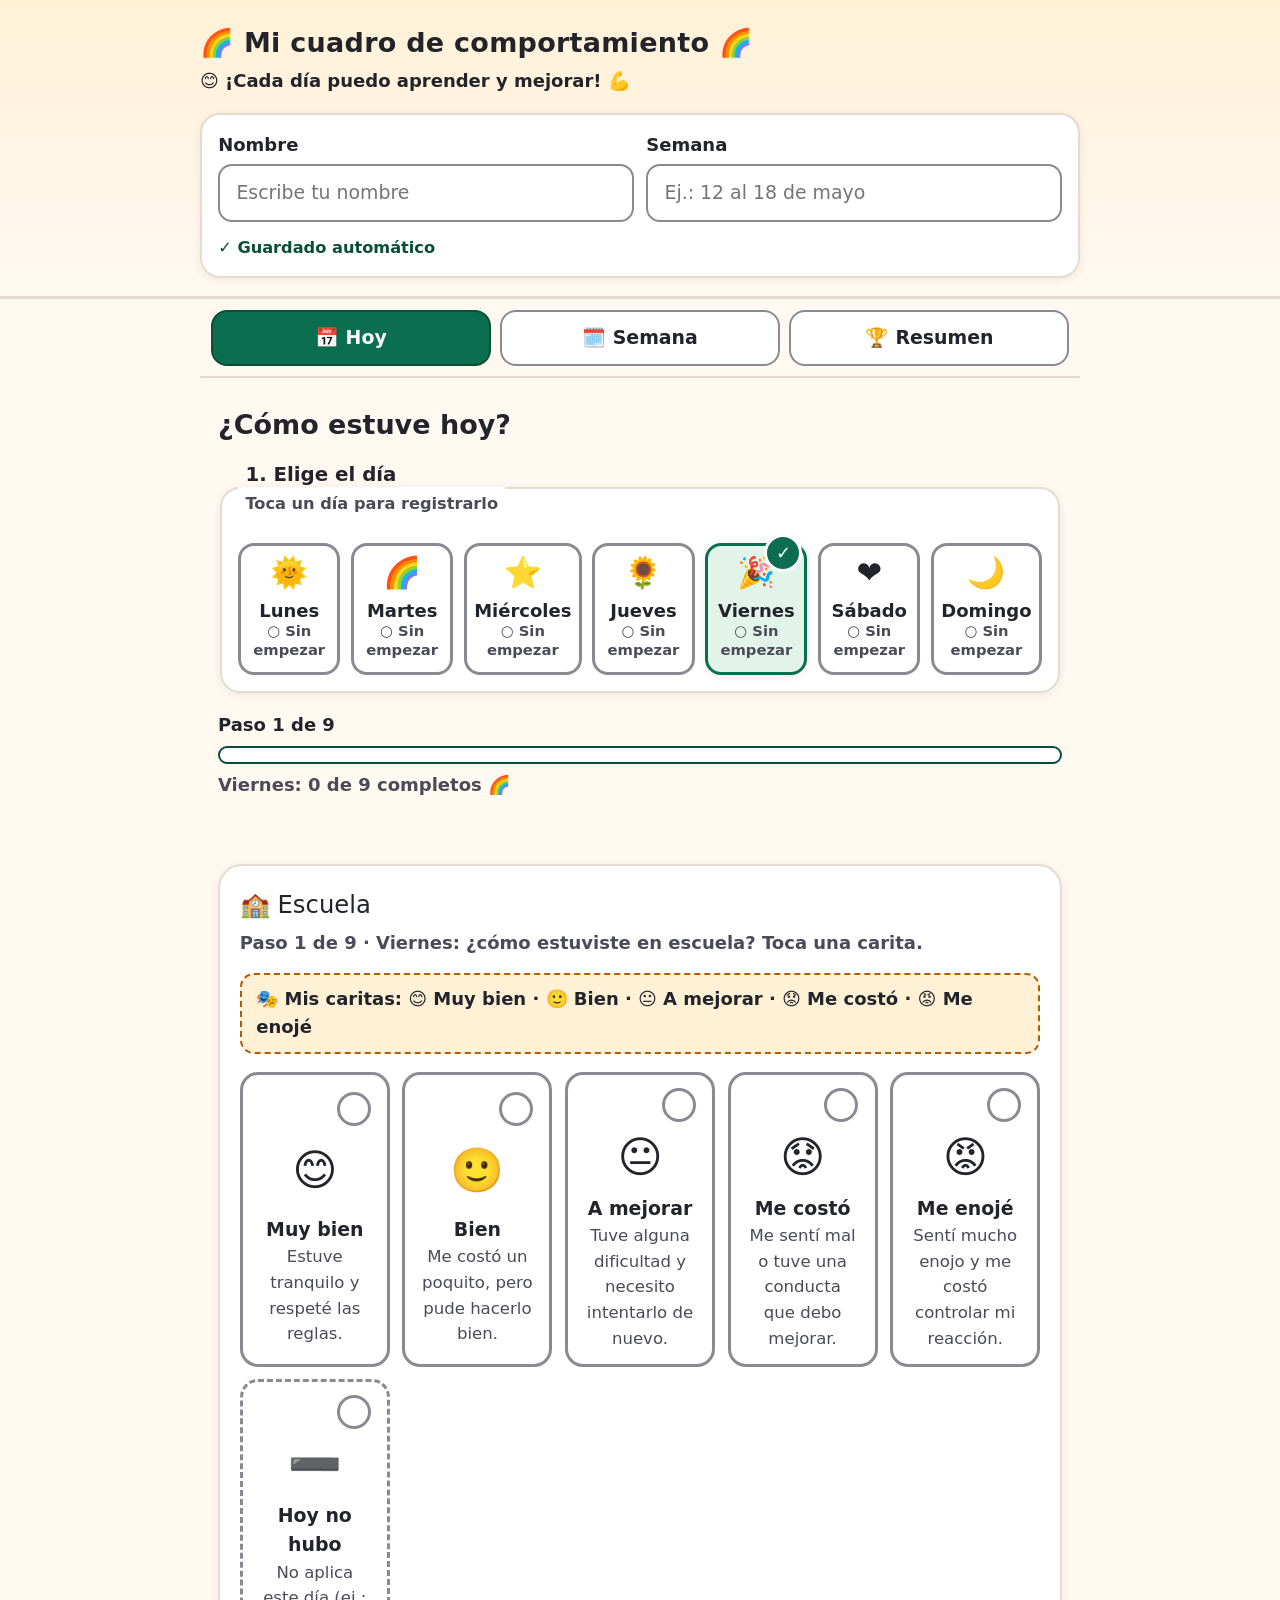
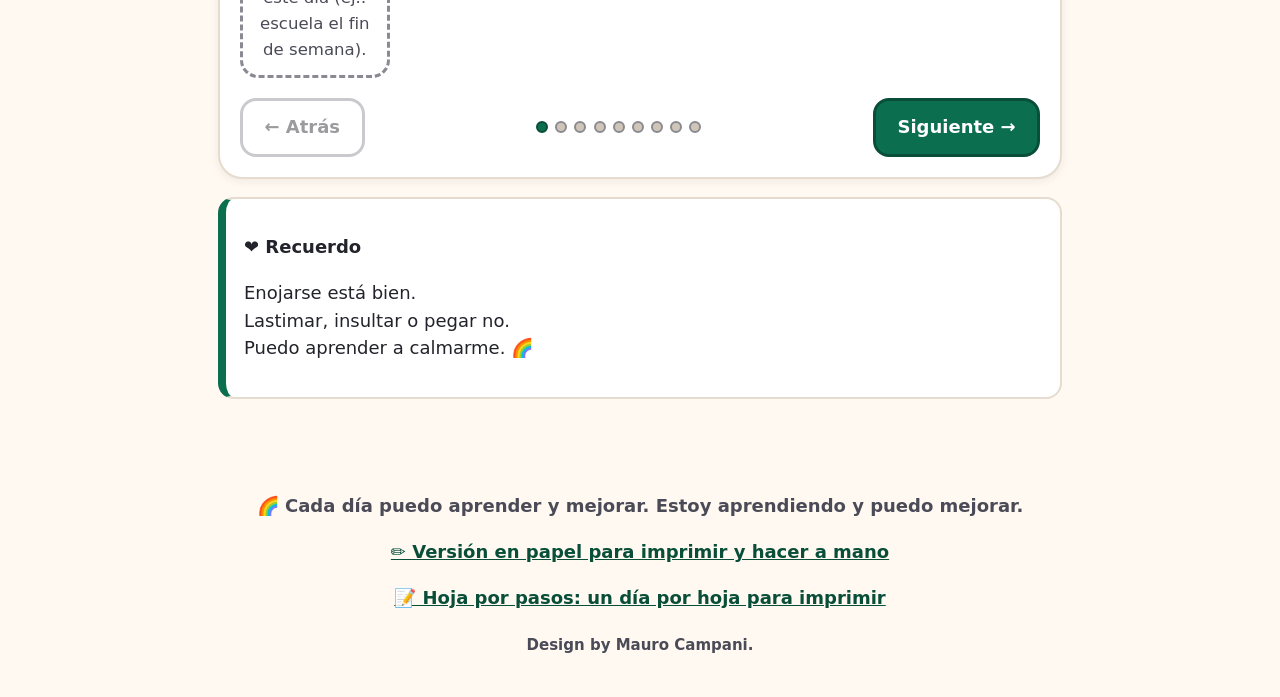
<file: index.html>
<!DOCTYPE html>
<html lang="es">
<head>
  <meta charset="UTF-8">
  <meta name="viewport" content="width=device-width, initial-scale=1.0, viewport-fit=cover">
  <meta name="description" content="Mi cuadro de comportamiento semanal: una herramienta amigable para aprender y mejorar cada día.">
  <meta name="theme-color" content="#0B6E4F">
  <meta name="mobile-web-app-capable" content="yes">
  <meta name="apple-mobile-web-app-capable" content="yes">
  <meta name="apple-mobile-web-app-status-bar-style" content="default">
  <meta name="apple-mobile-web-app-title" content="Mi semana">
  <link rel="manifest" href="manifest.json">
  <link rel="icon" type="image/svg+xml" href="icons/icon.svg">
  <link rel="apple-touch-icon" href="icons/icon-192.png">
  <title>🌈 Mi cuadro de comportamiento</title>
  <link rel="stylesheet" href="styles.css">
</head>
<body>
  <a class="skip-link" href="#contenido">Saltar al contenido</a>

  <header class="app-header">
    <div class="header-inner">
      <p class="brand">🌈 Mi cuadro de comportamiento 🌈</p>
      <p class="tagline">😊 ¡Cada día puedo aprender y mejorar! 💪</p>
      <form class="datos" id="form-datos" aria-label="Datos de la semana" autocomplete="off">
        <div class="campo">
          <label for="input-nombre">Nombre</label>
          <input type="text" id="input-nombre" name="nombre" placeholder="Escribe tu nombre" maxlength="60" autocomplete="off">
        </div>
        <div class="campo">
          <label for="input-semana">Semana</label>
          <input type="text" id="input-semana" name="semana" placeholder="Ej.: 12 al 18 de mayo" maxlength="60" autocomplete="off">
        </div>
        <p class="guardado" id="guardado" role="status" aria-live="polite">✓ Guardado automático</p>
      </form>
    </div>
  </header>

  <nav class="tabs" aria-label="Secciones de la aplicación">
    <button type="button" class="tab is-active" id="tab-hoy" data-vista="hoy" aria-current="page">
      <span aria-hidden="true">📅</span> Hoy
    </button>
    <button type="button" class="tab" id="tab-semana" data-vista="semana">
      <span aria-hidden="true">🗓️</span> Semana
    </button>
    <button type="button" class="tab" id="tab-resumen" data-vista="resumen">
      <span aria-hidden="true">🏆</span> Resumen
    </button>
  </nav>

  <main id="contenido" class="contenido" tabindex="-1">

    <!-- ============ VISTA: HOY (flujo guiado) ============ -->
    <section id="view-hoy" aria-labelledby="titulo-hoy">
      <h2 id="titulo-hoy">¿Cómo estuve hoy?</h2>

      <fieldset class="dia-selector">
        <legend>1. Elige el día <span class="hint">Toca un día para registrarlo</span></legend>
        <div class="dias" id="dias" role="radiogroup" aria-label="Día de la semana"></div>
      </fieldset>

      <div class="progreso" aria-hidden="false">
        <p class="progreso-texto" id="progreso-texto">Paso 1 de 9</p>
        <div class="progreso-barra" role="progressbar" id="progreso-barra"
             aria-label="Progreso del día" aria-valuemin="0" aria-valuemax="100" aria-valuenow="0">
          <div class="progreso-relleno" id="progreso-relleno"></div>
        </div>
        <p class="progreso-dia" id="progreso-dia"></p>
      </div>

      <p class="sr-status" id="anuncio" role="status" aria-live="polite"></p>

      <article class="tarjeta paso" id="paso-tarjeta" aria-live="off">
        <div id="paso-contenido"></div>
        <div class="paso-nav">
          <button type="button" class="btn btn-sec" id="btn-atras">← Atrás</button>
          <div class="puntos" id="puntos" aria-hidden="true"></div>
          <button type="button" class="btn btn-prim" id="btn-siguiente">Siguiente →</button>
        </div>
      </article>

      <aside class="recuerdo" aria-label="Recuerdo importante">
        <p><strong>❤️ Recuerdo</strong></p>
        <p>Enojarse está bien.<br>Lastimar, insultar o pegar no.<br>Puedo aprender a calmarme. 🌈</p>
      </aside>
    </section>

    <!-- ============ VISTA: SEMANA ============ -->
    <section id="view-semana" aria-labelledby="titulo-semana" hidden>
      <h2 id="titulo-semana">Mi semana</h2>
      <p class="intro">Toca un día para completarlo o cambiarlo. 🌈</p>
      <div class="semana-grid" id="semana-grid"></div>
    </section>

    <!-- ============ VISTA: RESUMEN ============ -->
    <section id="view-resumen" aria-labelledby="titulo-resumen" hidden>
      <h2 id="titulo-resumen">Resumen semanal</h2>
      <p class="intro" id="resumen-sub">Aquí se ve toda tu semana. Puedes mostrársela a un adulto. 😊</p>
      <div class="resumen-acciones">
        <button type="button" class="btn btn-prim" id="btn-imprimir">🖨️ Imprimir resumen</button>
        <button type="button" class="btn btn-sec" id="btn-nueva">✨ Nueva semana</button>
      </div>
      <div id="resumen-contenido"></div>
    </section>

  </main>

  <footer class="app-footer">
    <p>🌈 Cada día puedo aprender y mejorar. Estoy aprendiendo y puedo mejorar.</p>
    <p><a href="plantilla.html">✏️ Versión en papel para imprimir y hacer a mano</a></p>
    <p><a href="hoja-semana.html">📝 Hoja por pasos: un día por hoja para imprimir</a></p>
    <p><small> Design by Mauro Campani. </small></p>
  </footer>

  <dialog class="dialogo" id="dialogo-nueva" aria-labelledby="dialogo-titulo">
    <h2 id="dialogo-titulo">¿Empezar una nueva semana?</h2>
    <p>Se borrarán las caritas, estrategias y logros de esta semana. Tu nombre se conserva.</p>
    <p><strong>Esta acción no se puede deshacer.</strong></p>
    <div class="dialogo-botones">
      <button type="button" class="btn btn-sec" id="btn-cancelar" value="cancel">Volver</button>
      <button type="button" class="btn btn-peligro" id="btn-confirmar-nueva">Sí, empezar de nuevo</button>
    </div>
  </dialog>

  <script src="app.js" defer></script>
</body>
</html>
</file>
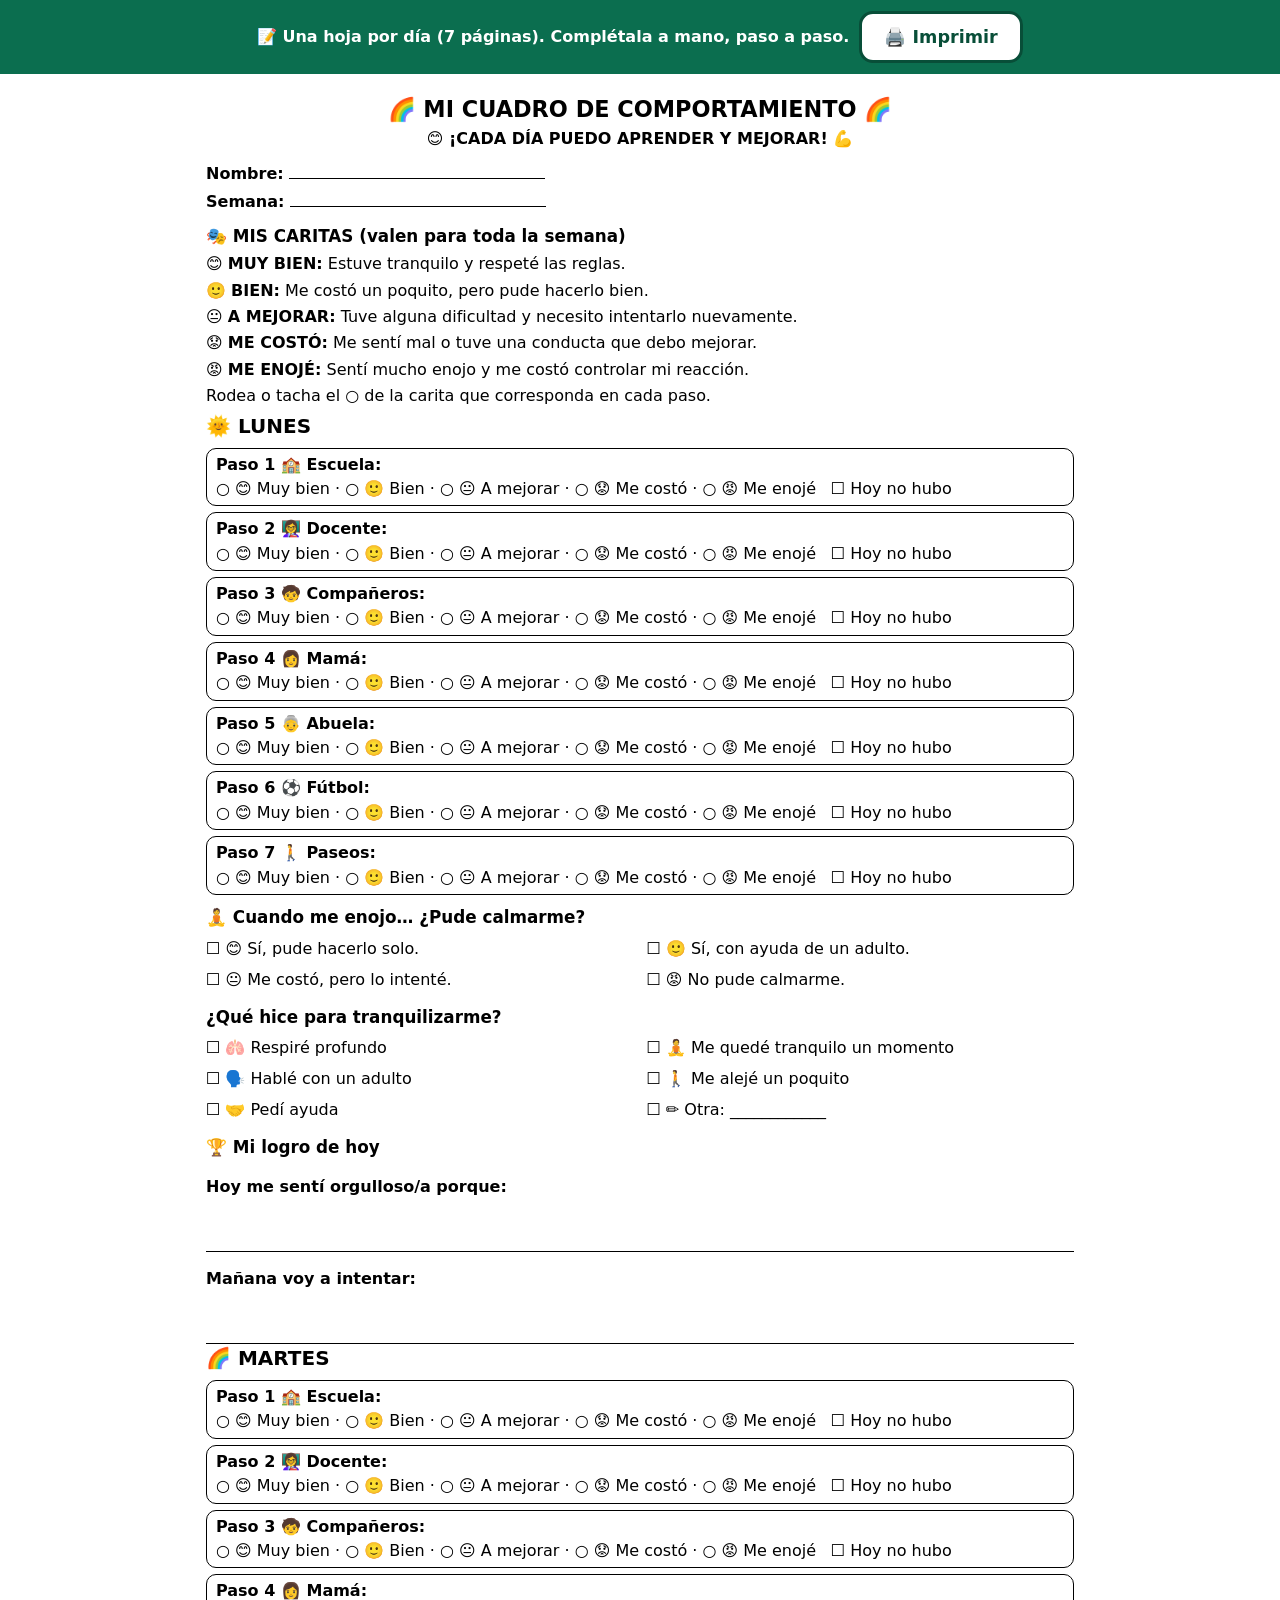
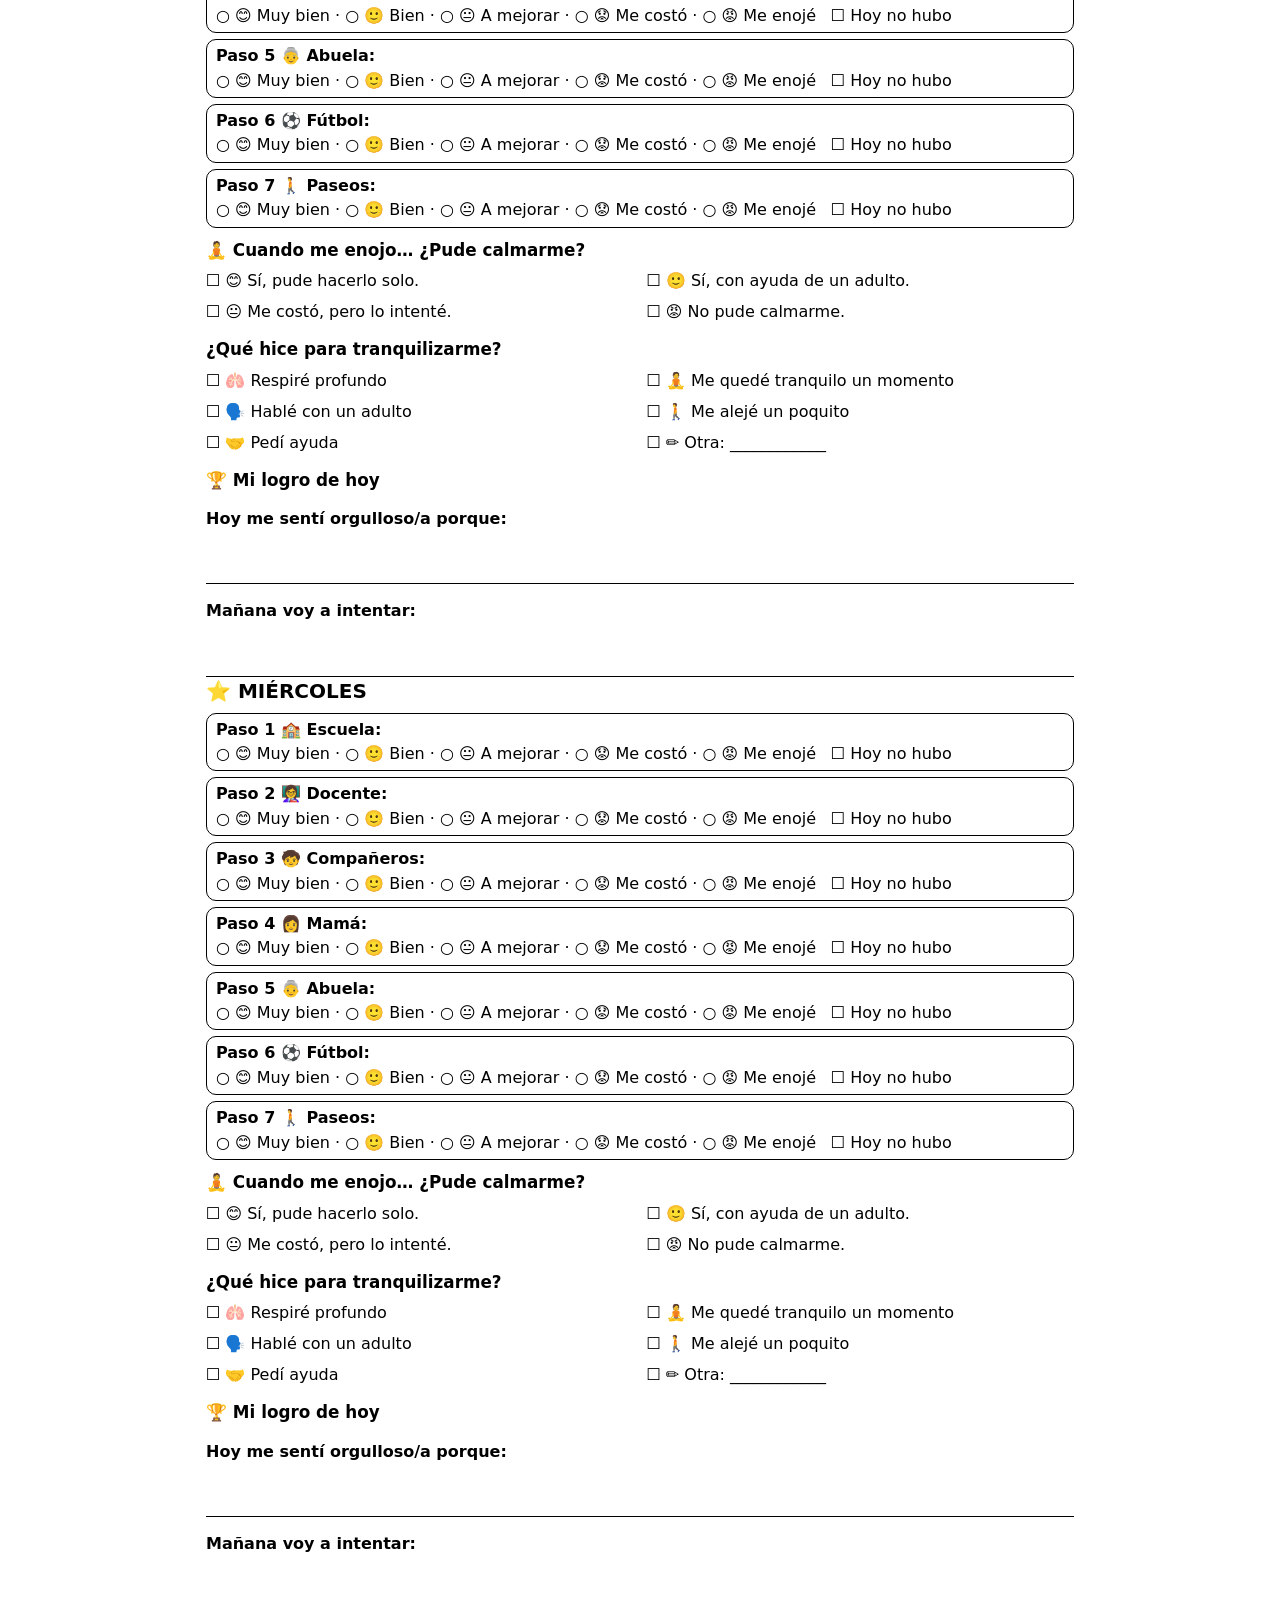
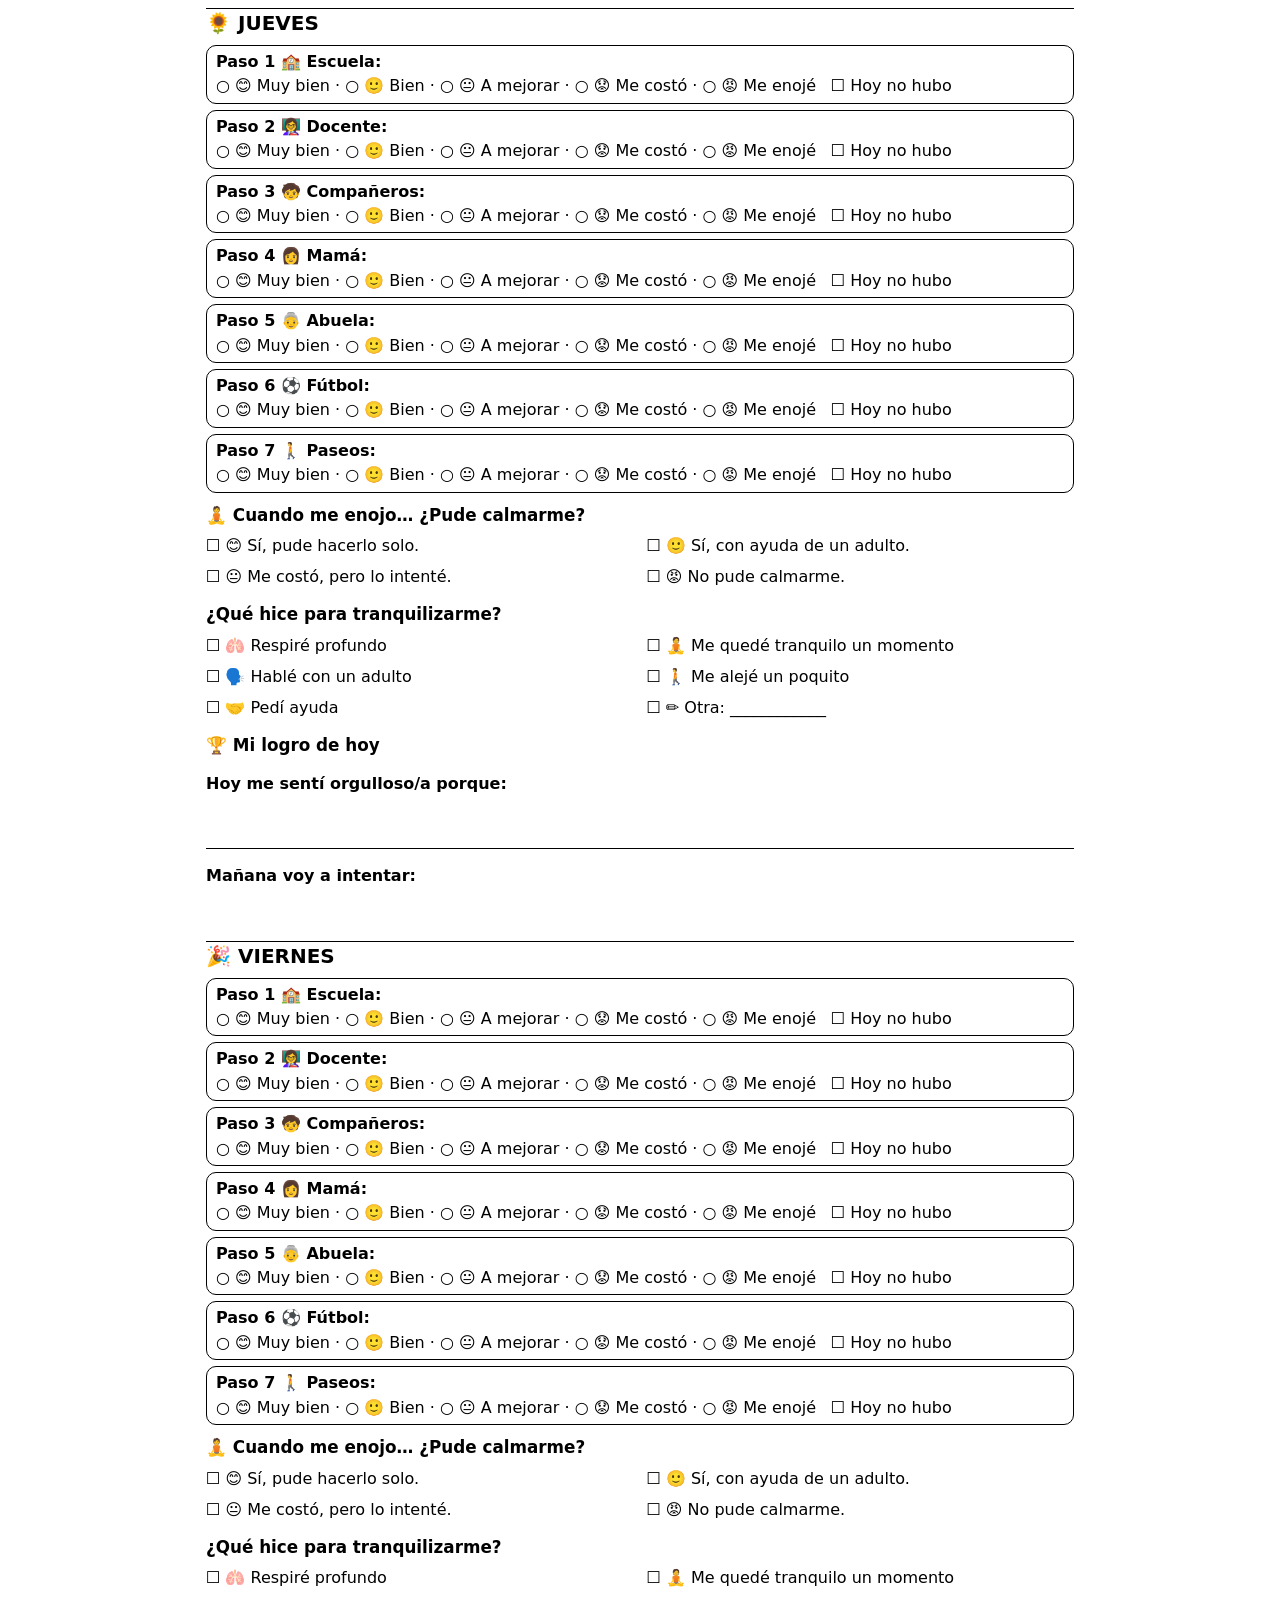
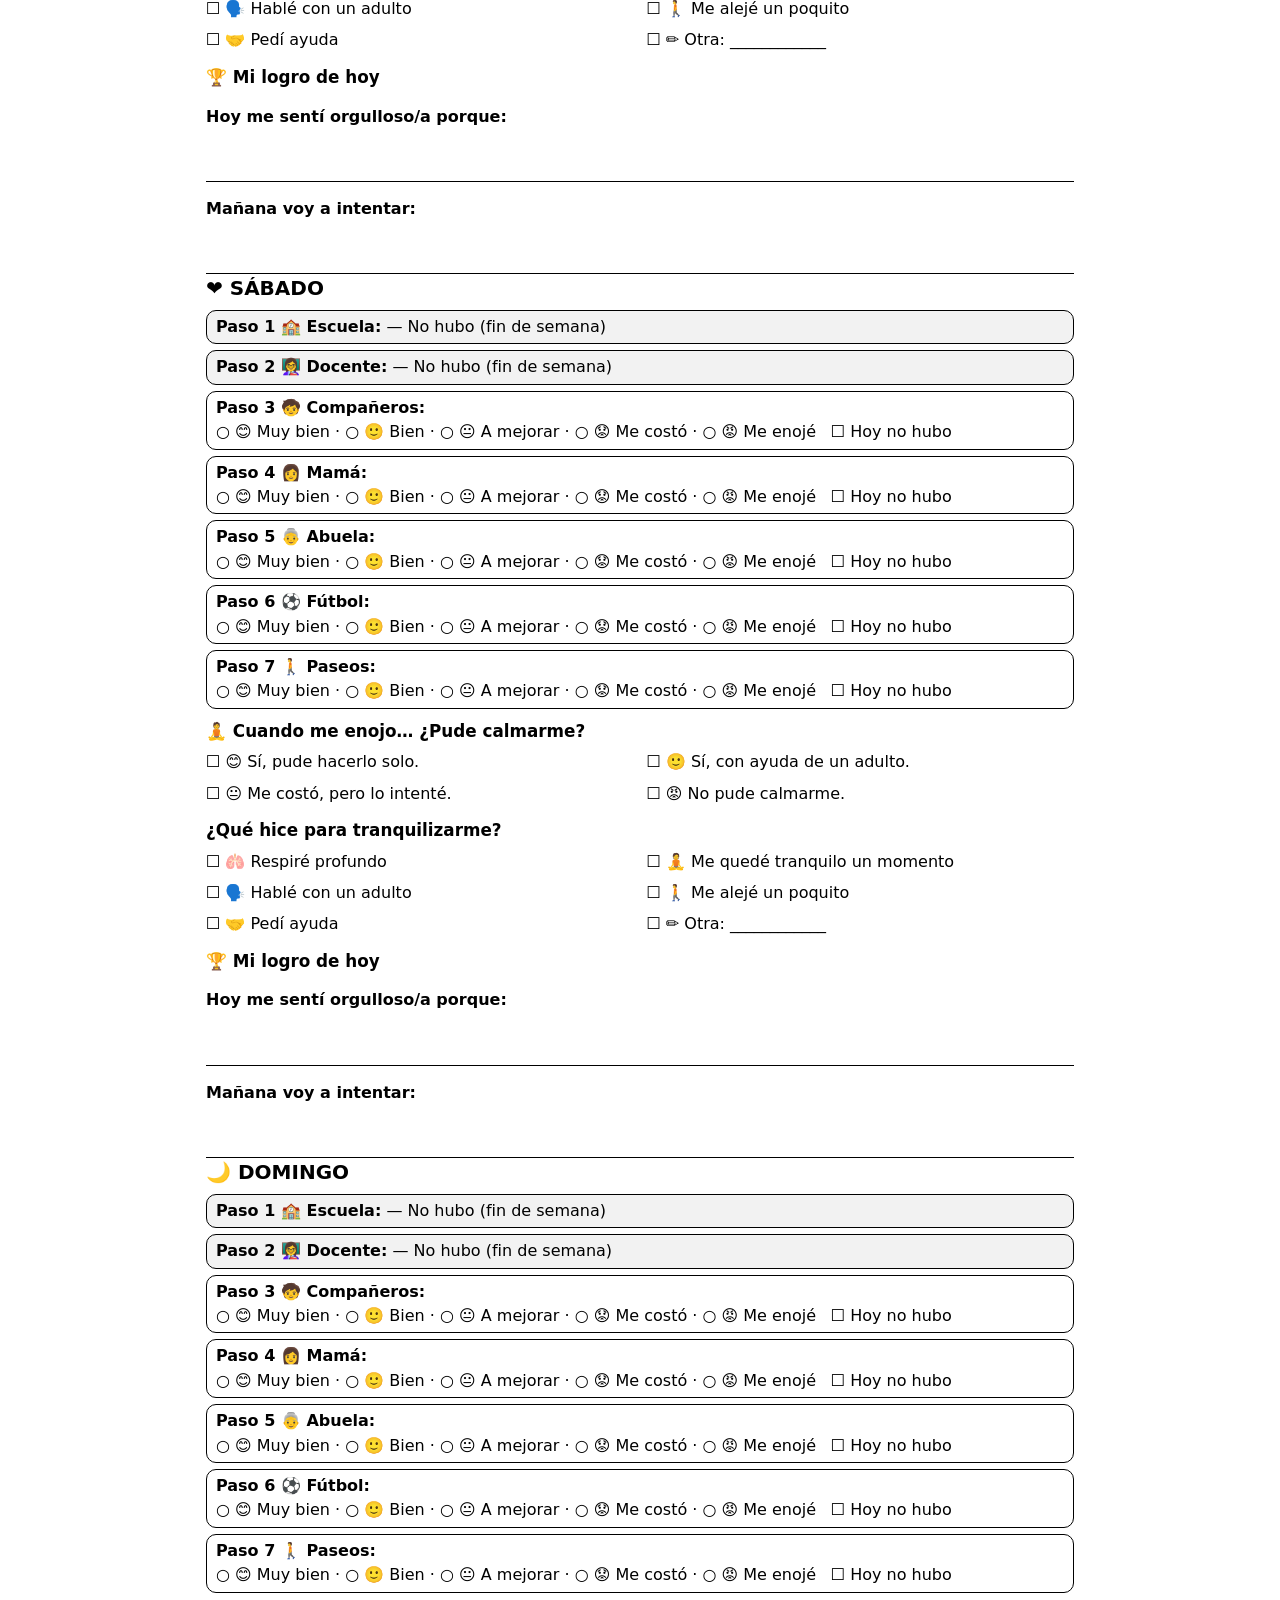
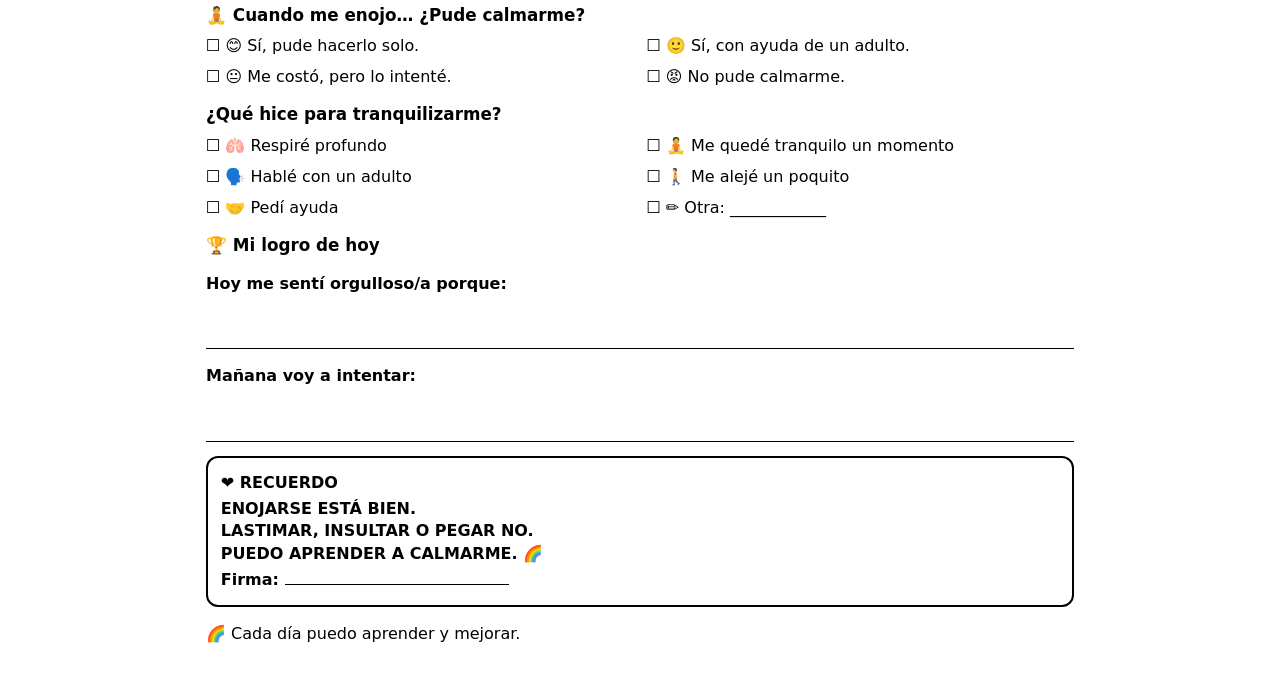
<file: hoja-semana.html>
<!DOCTYPE html>
<html lang="es">
<head>
  <meta charset="UTF-8">
  <meta name="viewport" content="width=device-width, initial-scale=1.0">
  <meta name="description" content="Hoja semanal por pasos para completar a mano: un día por hoja, como en la app.">
  <title>📝 Mi semana por pasos — para hacer a mano</title>
  <style>
    * { box-sizing: border-box; }
    html { -webkit-text-size-adjust: 100%; }
    body {
      margin: 0; color: #000; background: #fff;
      font-family: "Segoe UI", system-ui, -apple-system, Roboto, Arial, sans-serif;
      line-height: 1.4;
    }
    .hoja { max-width: 900px; margin: 0 auto; padding: 16px; }
    h1 { font-size: 1.4rem; margin: 0.2rem 0; text-align: center; }
    .lema { text-align: center; font-weight: 800; margin: 0 0 0.8rem; }
    h2.dia { font-size: 1.25rem; margin: 0 0 0.5rem; }
    h3 { font-size: 1.05rem; margin: 0.7rem 0 0.3rem; }
    .datos p { margin: 0.35rem 0; font-weight: 700; }
    .relleno {
      display: inline-block; min-width: 16rem;
      border-bottom: 1.5px solid #000; font-weight: 400; padding: 0 0.3rem;
    }
    .leyenda p { margin: 0.25rem 0; }
    /* Pasos apilados */
    ol.pasos { list-style: none; margin: 0; padding: 0; }
    li.paso {
      border: 1.5px solid #000; border-radius: 10px;
      padding: 5px 9px; margin: 0 0 6px;
    }
    li.paso .marcas { display: block; margin-top: 2px; }
    li.paso .nohubo { display: inline-block; margin-left: 0.6rem; white-space: nowrap; }
    li.no-aplica { background: #f2f2f2; }
    /* Mini secciones */
    .cols2 { display: grid; grid-template-columns: 1fr 1fr; gap: 0.15rem 0.8rem; }
    .cols2 span { display: block; margin: 0.2rem 0; }
    .linea { border-bottom: 1.5px solid #000; height: 10mm; }
    .recuerdo { border: 2px solid #000; border-radius: 12px; padding: 0.6rem 0.8rem; margin-top: 0.9rem; }
    .recuerdo p { margin: 0.25rem 0; font-weight: 800; }
    .firma { margin-top: 0.7rem; font-weight: 700; }
    .firma .relleno { min-width: 14rem; }
    .dia-hoja { break-inside: avoid; }
    .salto { break-before: page; }
    /* Barra solo en pantalla */
    .barra {
      position: sticky; top: 0; z-index: 10;
      background: #0B6E4F; color: #fff;
      padding: 0.7rem 1rem;
      display: flex; flex-wrap: wrap; gap: 0.6rem; align-items: center; justify-content: center;
    }
    .barra p { margin: 0; font-weight: 700; }
    .btn-imprimir {
      font: inherit; font-weight: 800; font-size: 1.1rem;
      min-height: 52px; padding: 0.6rem 1.4rem;
      border-radius: 14px; border: 3px solid #084E38;
      background: #fff; color: #084E38; cursor: pointer;
    }
    @page { size: A4; margin: 11mm; }
    @media print {
      .solo-pantalla { display: none !important; }
      body { font-size: 10.5pt; }
      .hoja { max-width: none; padding: 0; }
      h1 { font-size: 16pt; }
      h2.dia { font-size: 14pt; }
      li.no-aplica { background: #f2f2f2 !important; -webkit-print-color-adjust: exact; print-color-adjust: exact; }
    }
  </style>
</head>
<body>
  <div class="barra solo-pantalla" role="region" aria-label="Acciones">
    <p>📝 Una hoja por día (7 páginas). Complétala a mano, paso a paso.</p>
    <button type="button" class="btn-imprimir" onclick="window.print()">🖨️ Imprimir</button>
  </div>

  <main class="hoja">
    <!-- ===== Portada ===== -->
    <h1>🌈 MI CUADRO DE COMPORTAMIENTO 🌈</h1>
    <p class="lema">😊 ¡CADA DÍA PUEDO APRENDER Y MEJORAR! 💪</p>
    <div class="datos">
      <p>Nombre: <span class="relleno" id="t-nombre"></span></p>
      <p>Semana: <span class="relleno" id="t-semana"></span></p>
    </div>
    <section class="leyenda" aria-label="Significado de las caritas">
      <h3>🎭 MIS CARITAS (valen para toda la semana)</h3>
      <p>😊 <strong>MUY BIEN:</strong> Estuve tranquilo y respeté las reglas.</p>
      <p>🙂 <strong>BIEN:</strong> Me costó un poquito, pero pude hacerlo bien.</p>
      <p>😐 <strong>A MEJORAR:</strong> Tuve alguna dificultad y necesito intentarlo nuevamente.</p>
      <p>😟 <strong>ME COSTÓ:</strong> Me sentí mal o tuve una conducta que debo mejorar.</p>
      <p>😡 <strong>ME ENOJÉ:</strong> Sentí mucho enojo y me costó controlar mi reacción.</p>
      <p>Rodea o tacha el ○ de la carita que corresponda en cada paso.</p>
    </section>

    <!-- ===== LUNES ===== -->
    <section class="dia-hoja salto" aria-label="Hoja del lunes">
      <h2 class="dia">🌞 LUNES</h2>
      <ol class="pasos">
        <li class="paso"><strong>Paso 1 🏫 Escuela:</strong><span class="marcas">○ 😊 Muy bien · ○ 🙂 Bien · ○ 😐 A mejorar · ○ 😟 Me costó · ○ 😡 Me enojé <span class="nohubo">☐ Hoy no hubo</span></span></li>
        <li class="paso"><strong>Paso 2 👩‍🏫 Docente:</strong><span class="marcas">○ 😊 Muy bien · ○ 🙂 Bien · ○ 😐 A mejorar · ○ 😟 Me costó · ○ 😡 Me enojé <span class="nohubo">☐ Hoy no hubo</span></span></li>
        <li class="paso"><strong>Paso 3 🧒 Compañeros:</strong><span class="marcas">○ 😊 Muy bien · ○ 🙂 Bien · ○ 😐 A mejorar · ○ 😟 Me costó · ○ 😡 Me enojé <span class="nohubo">☐ Hoy no hubo</span></span></li>
        <li class="paso"><strong>Paso 4 👩 Mamá:</strong><span class="marcas">○ 😊 Muy bien · ○ 🙂 Bien · ○ 😐 A mejorar · ○ 😟 Me costó · ○ 😡 Me enojé <span class="nohubo">☐ Hoy no hubo</span></span></li>
        <li class="paso"><strong>Paso 5 👵 Abuela:</strong><span class="marcas">○ 😊 Muy bien · ○ 🙂 Bien · ○ 😐 A mejorar · ○ 😟 Me costó · ○ 😡 Me enojé <span class="nohubo">☐ Hoy no hubo</span></span></li>
        <li class="paso"><strong>Paso 6 ⚽ Fútbol:</strong><span class="marcas">○ 😊 Muy bien · ○ 🙂 Bien · ○ 😐 A mejorar · ○ 😟 Me costó · ○ 😡 Me enojé <span class="nohubo">☐ Hoy no hubo</span></span></li>
        <li class="paso"><strong>Paso 7 🚶 Paseos:</strong><span class="marcas">○ 😊 Muy bien · ○ 🙂 Bien · ○ 😐 A mejorar · ○ 😟 Me costó · ○ 😡 Me enojé <span class="nohubo">☐ Hoy no hubo</span></span></li>
      </ol>
      <h3>🧘 Cuando me enojo… ¿Pude calmarme?</h3>
      <div class="cols2">
        <span>☐ 😊 Sí, pude hacerlo solo.</span>
        <span>☐ 🙂 Sí, con ayuda de un adulto.</span>
        <span>☐ 😐 Me costó, pero lo intenté.</span>
        <span>☐ 😡 No pude calmarme.</span>
      </div>
      <h3>¿Qué hice para tranquilizarme?</h3>
      <div class="cols2">
        <span>☐ 🫁 Respiré profundo</span>
        <span>☐ 🧘 Me quedé tranquilo un momento</span>
        <span>☐ 🗣️ Hablé con un adulto</span>
        <span>☐ 🚶 Me alejé un poquito</span>
        <span>☐ 🤝 Pedí ayuda</span>
        <span>☐ ✏️ Otra: ____________</span>
      </div>
      <h3>🏆 Mi logro de hoy</h3>
      <p><strong>Hoy me sentí orgulloso/a porque:</strong></p><div class="linea"></div>
      <p><strong>Mañana voy a intentar:</strong></p><div class="linea"></div>
    </section>

    <!-- ===== MARTES ===== -->
    <section class="dia-hoja salto" aria-label="Hoja del martes">
      <h2 class="dia">🌈 MARTES</h2>
      <ol class="pasos">
        <li class="paso"><strong>Paso 1 🏫 Escuela:</strong><span class="marcas">○ 😊 Muy bien · ○ 🙂 Bien · ○ 😐 A mejorar · ○ 😟 Me costó · ○ 😡 Me enojé <span class="nohubo">☐ Hoy no hubo</span></span></li>
        <li class="paso"><strong>Paso 2 👩‍🏫 Docente:</strong><span class="marcas">○ 😊 Muy bien · ○ 🙂 Bien · ○ 😐 A mejorar · ○ 😟 Me costó · ○ 😡 Me enojé <span class="nohubo">☐ Hoy no hubo</span></span></li>
        <li class="paso"><strong>Paso 3 🧒 Compañeros:</strong><span class="marcas">○ 😊 Muy bien · ○ 🙂 Bien · ○ 😐 A mejorar · ○ 😟 Me costó · ○ 😡 Me enojé <span class="nohubo">☐ Hoy no hubo</span></span></li>
        <li class="paso"><strong>Paso 4 👩 Mamá:</strong><span class="marcas">○ 😊 Muy bien · ○ 🙂 Bien · ○ 😐 A mejorar · ○ 😟 Me costó · ○ 😡 Me enojé <span class="nohubo">☐ Hoy no hubo</span></span></li>
        <li class="paso"><strong>Paso 5 👵 Abuela:</strong><span class="marcas">○ 😊 Muy bien · ○ 🙂 Bien · ○ 😐 A mejorar · ○ 😟 Me costó · ○ 😡 Me enojé <span class="nohubo">☐ Hoy no hubo</span></span></li>
        <li class="paso"><strong>Paso 6 ⚽ Fútbol:</strong><span class="marcas">○ 😊 Muy bien · ○ 🙂 Bien · ○ 😐 A mejorar · ○ 😟 Me costó · ○ 😡 Me enojé <span class="nohubo">☐ Hoy no hubo</span></span></li>
        <li class="paso"><strong>Paso 7 🚶 Paseos:</strong><span class="marcas">○ 😊 Muy bien · ○ 🙂 Bien · ○ 😐 A mejorar · ○ 😟 Me costó · ○ 😡 Me enojé <span class="nohubo">☐ Hoy no hubo</span></span></li>
      </ol>
      <h3>🧘 Cuando me enojo… ¿Pude calmarme?</h3>
      <div class="cols2">
        <span>☐ 😊 Sí, pude hacerlo solo.</span>
        <span>☐ 🙂 Sí, con ayuda de un adulto.</span>
        <span>☐ 😐 Me costó, pero lo intenté.</span>
        <span>☐ 😡 No pude calmarme.</span>
      </div>
      <h3>¿Qué hice para tranquilizarme?</h3>
      <div class="cols2">
        <span>☐ 🫁 Respiré profundo</span>
        <span>☐ 🧘 Me quedé tranquilo un momento</span>
        <span>☐ 🗣️ Hablé con un adulto</span>
        <span>☐ 🚶 Me alejé un poquito</span>
        <span>☐ 🤝 Pedí ayuda</span>
        <span>☐ ✏️ Otra: ____________</span>
      </div>
      <h3>🏆 Mi logro de hoy</h3>
      <p><strong>Hoy me sentí orgulloso/a porque:</strong></p><div class="linea"></div>
      <p><strong>Mañana voy a intentar:</strong></p><div class="linea"></div>
    </section>

    <!-- ===== MIÉRCOLES ===== -->
    <section class="dia-hoja salto" aria-label="Hoja del miércoles">
      <h2 class="dia">⭐ MIÉRCOLES</h2>
      <ol class="pasos">
        <li class="paso"><strong>Paso 1 🏫 Escuela:</strong><span class="marcas">○ 😊 Muy bien · ○ 🙂 Bien · ○ 😐 A mejorar · ○ 😟 Me costó · ○ 😡 Me enojé <span class="nohubo">☐ Hoy no hubo</span></span></li>
        <li class="paso"><strong>Paso 2 👩‍🏫 Docente:</strong><span class="marcas">○ 😊 Muy bien · ○ 🙂 Bien · ○ 😐 A mejorar · ○ 😟 Me costó · ○ 😡 Me enojé <span class="nohubo">☐ Hoy no hubo</span></span></li>
        <li class="paso"><strong>Paso 3 🧒 Compañeros:</strong><span class="marcas">○ 😊 Muy bien · ○ 🙂 Bien · ○ 😐 A mejorar · ○ 😟 Me costó · ○ 😡 Me enojé <span class="nohubo">☐ Hoy no hubo</span></span></li>
        <li class="paso"><strong>Paso 4 👩 Mamá:</strong><span class="marcas">○ 😊 Muy bien · ○ 🙂 Bien · ○ 😐 A mejorar · ○ 😟 Me costó · ○ 😡 Me enojé <span class="nohubo">☐ Hoy no hubo</span></span></li>
        <li class="paso"><strong>Paso 5 👵 Abuela:</strong><span class="marcas">○ 😊 Muy bien · ○ 🙂 Bien · ○ 😐 A mejorar · ○ 😟 Me costó · ○ 😡 Me enojé <span class="nohubo">☐ Hoy no hubo</span></span></li>
        <li class="paso"><strong>Paso 6 ⚽ Fútbol:</strong><span class="marcas">○ 😊 Muy bien · ○ 🙂 Bien · ○ 😐 A mejorar · ○ 😟 Me costó · ○ 😡 Me enojé <span class="nohubo">☐ Hoy no hubo</span></span></li>
        <li class="paso"><strong>Paso 7 🚶 Paseos:</strong><span class="marcas">○ 😊 Muy bien · ○ 🙂 Bien · ○ 😐 A mejorar · ○ 😟 Me costó · ○ 😡 Me enojé <span class="nohubo">☐ Hoy no hubo</span></span></li>
      </ol>
      <h3>🧘 Cuando me enojo… ¿Pude calmarme?</h3>
      <div class="cols2">
        <span>☐ 😊 Sí, pude hacerlo solo.</span>
        <span>☐ 🙂 Sí, con ayuda de un adulto.</span>
        <span>☐ 😐 Me costó, pero lo intenté.</span>
        <span>☐ 😡 No pude calmarme.</span>
      </div>
      <h3>¿Qué hice para tranquilizarme?</h3>
      <div class="cols2">
        <span>☐ 🫁 Respiré profundo</span>
        <span>☐ 🧘 Me quedé tranquilo un momento</span>
        <span>☐ 🗣️ Hablé con un adulto</span>
        <span>☐ 🚶 Me alejé un poquito</span>
        <span>☐ 🤝 Pedí ayuda</span>
        <span>☐ ✏️ Otra: ____________</span>
      </div>
      <h3>🏆 Mi logro de hoy</h3>
      <p><strong>Hoy me sentí orgulloso/a porque:</strong></p><div class="linea"></div>
      <p><strong>Mañana voy a intentar:</strong></p><div class="linea"></div>
    </section>

    <!-- ===== JUEVES ===== -->
    <section class="dia-hoja salto" aria-label="Hoja del jueves">
      <h2 class="dia">🌻 JUEVES</h2>
      <ol class="pasos">
        <li class="paso"><strong>Paso 1 🏫 Escuela:</strong><span class="marcas">○ 😊 Muy bien · ○ 🙂 Bien · ○ 😐 A mejorar · ○ 😟 Me costó · ○ 😡 Me enojé <span class="nohubo">☐ Hoy no hubo</span></span></li>
        <li class="paso"><strong>Paso 2 👩‍🏫 Docente:</strong><span class="marcas">○ 😊 Muy bien · ○ 🙂 Bien · ○ 😐 A mejorar · ○ 😟 Me costó · ○ 😡 Me enojé <span class="nohubo">☐ Hoy no hubo</span></span></li>
        <li class="paso"><strong>Paso 3 🧒 Compañeros:</strong><span class="marcas">○ 😊 Muy bien · ○ 🙂 Bien · ○ 😐 A mejorar · ○ 😟 Me costó · ○ 😡 Me enojé <span class="nohubo">☐ Hoy no hubo</span></span></li>
        <li class="paso"><strong>Paso 4 👩 Mamá:</strong><span class="marcas">○ 😊 Muy bien · ○ 🙂 Bien · ○ 😐 A mejorar · ○ 😟 Me costó · ○ 😡 Me enojé <span class="nohubo">☐ Hoy no hubo</span></span></li>
        <li class="paso"><strong>Paso 5 👵 Abuela:</strong><span class="marcas">○ 😊 Muy bien · ○ 🙂 Bien · ○ 😐 A mejorar · ○ 😟 Me costó · ○ 😡 Me enojé <span class="nohubo">☐ Hoy no hubo</span></span></li>
        <li class="paso"><strong>Paso 6 ⚽ Fútbol:</strong><span class="marcas">○ 😊 Muy bien · ○ 🙂 Bien · ○ 😐 A mejorar · ○ 😟 Me costó · ○ 😡 Me enojé <span class="nohubo">☐ Hoy no hubo</span></span></li>
        <li class="paso"><strong>Paso 7 🚶 Paseos:</strong><span class="marcas">○ 😊 Muy bien · ○ 🙂 Bien · ○ 😐 A mejorar · ○ 😟 Me costó · ○ 😡 Me enojé <span class="nohubo">☐ Hoy no hubo</span></span></li>
      </ol>
      <h3>🧘 Cuando me enojo… ¿Pude calmarme?</h3>
      <div class="cols2">
        <span>☐ 😊 Sí, pude hacerlo solo.</span>
        <span>☐ 🙂 Sí, con ayuda de un adulto.</span>
        <span>☐ 😐 Me costó, pero lo intenté.</span>
        <span>☐ 😡 No pude calmarme.</span>
      </div>
      <h3>¿Qué hice para tranquilizarme?</h3>
      <div class="cols2">
        <span>☐ 🫁 Respiré profundo</span>
        <span>☐ 🧘 Me quedé tranquilo un momento</span>
        <span>☐ 🗣️ Hablé con un adulto</span>
        <span>☐ 🚶 Me alejé un poquito</span>
        <span>☐ 🤝 Pedí ayuda</span>
        <span>☐ ✏️ Otra: ____________</span>
      </div>
      <h3>🏆 Mi logro de hoy</h3>
      <p><strong>Hoy me sentí orgulloso/a porque:</strong></p><div class="linea"></div>
      <p><strong>Mañana voy a intentar:</strong></p><div class="linea"></div>
    </section>

    <!-- ===== VIERNES ===== -->
    <section class="dia-hoja salto" aria-label="Hoja del viernes">
      <h2 class="dia">🎉 VIERNES</h2>
      <ol class="pasos">
        <li class="paso"><strong>Paso 1 🏫 Escuela:</strong><span class="marcas">○ 😊 Muy bien · ○ 🙂 Bien · ○ 😐 A mejorar · ○ 😟 Me costó · ○ 😡 Me enojé <span class="nohubo">☐ Hoy no hubo</span></span></li>
        <li class="paso"><strong>Paso 2 👩‍🏫 Docente:</strong><span class="marcas">○ 😊 Muy bien · ○ 🙂 Bien · ○ 😐 A mejorar · ○ 😟 Me costó · ○ 😡 Me enojé <span class="nohubo">☐ Hoy no hubo</span></span></li>
        <li class="paso"><strong>Paso 3 🧒 Compañeros:</strong><span class="marcas">○ 😊 Muy bien · ○ 🙂 Bien · ○ 😐 A mejorar · ○ 😟 Me costó · ○ 😡 Me enojé <span class="nohubo">☐ Hoy no hubo</span></span></li>
        <li class="paso"><strong>Paso 4 👩 Mamá:</strong><span class="marcas">○ 😊 Muy bien · ○ 🙂 Bien · ○ 😐 A mejorar · ○ 😟 Me costó · ○ 😡 Me enojé <span class="nohubo">☐ Hoy no hubo</span></span></li>
        <li class="paso"><strong>Paso 5 👵 Abuela:</strong><span class="marcas">○ 😊 Muy bien · ○ 🙂 Bien · ○ 😐 A mejorar · ○ 😟 Me costó · ○ 😡 Me enojé <span class="nohubo">☐ Hoy no hubo</span></span></li>
        <li class="paso"><strong>Paso 6 ⚽ Fútbol:</strong><span class="marcas">○ 😊 Muy bien · ○ 🙂 Bien · ○ 😐 A mejorar · ○ 😟 Me costó · ○ 😡 Me enojé <span class="nohubo">☐ Hoy no hubo</span></span></li>
        <li class="paso"><strong>Paso 7 🚶 Paseos:</strong><span class="marcas">○ 😊 Muy bien · ○ 🙂 Bien · ○ 😐 A mejorar · ○ 😟 Me costó · ○ 😡 Me enojé <span class="nohubo">☐ Hoy no hubo</span></span></li>
      </ol>
      <h3>🧘 Cuando me enojo… ¿Pude calmarme?</h3>
      <div class="cols2">
        <span>☐ 😊 Sí, pude hacerlo solo.</span>
        <span>☐ 🙂 Sí, con ayuda de un adulto.</span>
        <span>☐ 😐 Me costó, pero lo intenté.</span>
        <span>☐ 😡 No pude calmarme.</span>
      </div>
      <h3>¿Qué hice para tranquilizarme?</h3>
      <div class="cols2">
        <span>☐ 🫁 Respiré profundo</span>
        <span>☐ 🧘 Me quedé tranquilo un momento</span>
        <span>☐ 🗣️ Hablé con un adulto</span>
        <span>☐ 🚶 Me alejé un poquito</span>
        <span>☐ 🤝 Pedí ayuda</span>
        <span>☐ ✏️ Otra: ____________</span>
      </div>
      <h3>🏆 Mi logro de hoy</h3>
      <p><strong>Hoy me sentí orgulloso/a porque:</strong></p><div class="linea"></div>
      <p><strong>Mañana voy a intentar:</strong></p><div class="linea"></div>
    </section>

    <!-- ===== SÁBADO ===== -->
    <section class="dia-hoja salto" aria-label="Hoja del sábado">
      <h2 class="dia">❤️ SÁBADO</h2>
      <ol class="pasos">
        <li class="paso no-aplica"><strong>Paso 1 🏫 Escuela:</strong> — No hubo (fin de semana)</li>
        <li class="paso no-aplica"><strong>Paso 2 👩‍🏫 Docente:</strong> — No hubo (fin de semana)</li>
        <li class="paso"><strong>Paso 3 🧒 Compañeros:</strong><span class="marcas">○ 😊 Muy bien · ○ 🙂 Bien · ○ 😐 A mejorar · ○ 😟 Me costó · ○ 😡 Me enojé <span class="nohubo">☐ Hoy no hubo</span></span></li>
        <li class="paso"><strong>Paso 4 👩 Mamá:</strong><span class="marcas">○ 😊 Muy bien · ○ 🙂 Bien · ○ 😐 A mejorar · ○ 😟 Me costó · ○ 😡 Me enojé <span class="nohubo">☐ Hoy no hubo</span></span></li>
        <li class="paso"><strong>Paso 5 👵 Abuela:</strong><span class="marcas">○ 😊 Muy bien · ○ 🙂 Bien · ○ 😐 A mejorar · ○ 😟 Me costó · ○ 😡 Me enojé <span class="nohubo">☐ Hoy no hubo</span></span></li>
        <li class="paso"><strong>Paso 6 ⚽ Fútbol:</strong><span class="marcas">○ 😊 Muy bien · ○ 🙂 Bien · ○ 😐 A mejorar · ○ 😟 Me costó · ○ 😡 Me enojé <span class="nohubo">☐ Hoy no hubo</span></span></li>
        <li class="paso"><strong>Paso 7 🚶 Paseos:</strong><span class="marcas">○ 😊 Muy bien · ○ 🙂 Bien · ○ 😐 A mejorar · ○ 😟 Me costó · ○ 😡 Me enojé <span class="nohubo">☐ Hoy no hubo</span></span></li>
      </ol>
      <h3>🧘 Cuando me enojo… ¿Pude calmarme?</h3>
      <div class="cols2">
        <span>☐ 😊 Sí, pude hacerlo solo.</span>
        <span>☐ 🙂 Sí, con ayuda de un adulto.</span>
        <span>☐ 😐 Me costó, pero lo intenté.</span>
        <span>☐ 😡 No pude calmarme.</span>
      </div>
      <h3>¿Qué hice para tranquilizarme?</h3>
      <div class="cols2">
        <span>☐ 🫁 Respiré profundo</span>
        <span>☐ 🧘 Me quedé tranquilo un momento</span>
        <span>☐ 🗣️ Hablé con un adulto</span>
        <span>☐ 🚶 Me alejé un poquito</span>
        <span>☐ 🤝 Pedí ayuda</span>
        <span>☐ ✏️ Otra: ____________</span>
      </div>
      <h3>🏆 Mi logro de hoy</h3>
      <p><strong>Hoy me sentí orgulloso/a porque:</strong></p><div class="linea"></div>
      <p><strong>Mañana voy a intentar:</strong></p><div class="linea"></div>
    </section>

    <!-- ===== DOMINGO ===== -->
    <section class="dia-hoja salto" aria-label="Hoja del domingo">
      <h2 class="dia">🌙 DOMINGO</h2>
      <ol class="pasos">
        <li class="paso no-aplica"><strong>Paso 1 🏫 Escuela:</strong> — No hubo (fin de semana)</li>
        <li class="paso no-aplica"><strong>Paso 2 👩‍🏫 Docente:</strong> — No hubo (fin de semana)</li>
        <li class="paso"><strong>Paso 3 🧒 Compañeros:</strong><span class="marcas">○ 😊 Muy bien · ○ 🙂 Bien · ○ 😐 A mejorar · ○ 😟 Me costó · ○ 😡 Me enojé <span class="nohubo">☐ Hoy no hubo</span></span></li>
        <li class="paso"><strong>Paso 4 👩 Mamá:</strong><span class="marcas">○ 😊 Muy bien · ○ 🙂 Bien · ○ 😐 A mejorar · ○ 😟 Me costó · ○ 😡 Me enojé <span class="nohubo">☐ Hoy no hubo</span></span></li>
        <li class="paso"><strong>Paso 5 👵 Abuela:</strong><span class="marcas">○ 😊 Muy bien · ○ 🙂 Bien · ○ 😐 A mejorar · ○ 😟 Me costó · ○ 😡 Me enojé <span class="nohubo">☐ Hoy no hubo</span></span></li>
        <li class="paso"><strong>Paso 6 ⚽ Fútbol:</strong><span class="marcas">○ 😊 Muy bien · ○ 🙂 Bien · ○ 😐 A mejorar · ○ 😟 Me costó · ○ 😡 Me enojé <span class="nohubo">☐ Hoy no hubo</span></span></li>
        <li class="paso"><strong>Paso 7 🚶 Paseos:</strong><span class="marcas">○ 😊 Muy bien · ○ 🙂 Bien · ○ 😐 A mejorar · ○ 😟 Me costó · ○ 😡 Me enojé <span class="nohubo">☐ Hoy no hubo</span></span></li>
      </ol>
      <h3>🧘 Cuando me enojo… ¿Pude calmarme?</h3>
      <div class="cols2">
        <span>☐ 😊 Sí, pude hacerlo solo.</span>
        <span>☐ 🙂 Sí, con ayuda de un adulto.</span>
        <span>☐ 😐 Me costó, pero lo intenté.</span>
        <span>☐ 😡 No pude calmarme.</span>
      </div>
      <h3>¿Qué hice para tranquilizarme?</h3>
      <div class="cols2">
        <span>☐ 🫁 Respiré profundo</span>
        <span>☐ 🧘 Me quedé tranquilo un momento</span>
        <span>☐ 🗣️ Hablé con un adulto</span>
        <span>☐ 🚶 Me alejé un poquito</span>
        <span>☐ 🤝 Pedí ayuda</span>
        <span>☐ ✏️ Otra: ____________</span>
      </div>
      <h3>🏆 Mi logro de hoy</h3>
      <p><strong>Hoy me sentí orgulloso/a porque:</strong></p><div class="linea"></div>
      <p><strong>Mañana voy a intentar:</strong></p><div class="linea"></div>
    </section>

    <!-- ===== Cierre ===== -->
    <section class="recuerdo" aria-label="Recuerdo importante">
      <p>❤️ RECUERDO</p>
      <p>ENOJARSE ESTÁ BIEN.<br>LASTIMAR, INSULTAR O PEGAR NO.<br>PUEDO APRENDER A CALMARME. 🌈</p>
      <p class="firma">Firma: <span class="relleno"></span></p>
    </section>
    <p>🌈 Cada día puedo aprender y mejorar.</p>
  </main>

  <script>
    // Pre-rellena Nombre y Semana si la app digital se usó en este navegador.
    (function () {
      try {
        var data = JSON.parse(localStorage.getItem("miCuadro.v1") || "null");
        if (!data) return;
        if (data.nombre) document.getElementById("t-nombre").textContent = data.nombre;
        if (data.semana) document.getElementById("t-semana").textContent = data.semana;
      } catch (e) { /* hoja usable sin JavaScript ni datos */ }
    })();
  </script>
</body>
</html>
</file>
<file: styles.css>
/* ==========================================================
   Mi cuadro de comportamiento — diseño cálido y accesible
   Mobile-first, alto contraste, targets grandes
   ========================================================== */
:root {
  --bg: #FFF9F2;
  --card: #FFFFFF;
  --ink: #23242B;
  --ink-suave: #4A4B57;
  --prim: #0B6E4F;
  --prim-osc: #084E38;
  --prim-fondo: #E2F3EA;
  --acento: #B25E09;
  --acento-fondo: #FFF1D6;
  --borde: #E5DCCF;
  --peligro: #B3261E;
  --radio: 20px;
  --sombra: 0 2px 10px rgba(35, 36, 43, 0.08);
  --foco: 0 0 0 3px #FFFFFF, 0 0 0 6px #0B6E4F;
}

* { box-sizing: border-box; }

html {
  /* Fluido: 16px en celulares chicos, 18px desde ~430px */
  font-size: clamp(16px, 4.2vw, 18px);
  -webkit-text-size-adjust: 100%;
}

body {
  margin: 0;
  background: var(--bg);
  color: var(--ink);
  font-family: "Nunito", "Segoe UI", system-ui, -apple-system, Roboto, "Helvetica Neue", Arial, sans-serif;
  line-height: 1.55;
  overflow-x: clip; /* evita scroll lateral por insignias/textos largos */
}

.brand, .tagline,
.dia-card p, .detalle-dia p, .chips li {
  overflow-wrap: anywhere; /* textos del niño nunca rompen el layout */
}

/* ---------- Accesibilidad base ---------- */
.skip-link {
  position: absolute;
  left: 1rem;
  top: -4rem;
  background: var(--prim);
  color: #fff;
  padding: 0.7rem 1.1rem;
  border-radius: 12px;
  z-index: 100;
  transition: top 0.15s ease;
}
.skip-link:focus { top: 0.6rem; color: #fff; }

:focus-visible {
  outline: none;
  box-shadow: var(--foco);
  border-radius: 12px;
}

.sr-only {
  position: absolute;
  width: 1px; height: 1px;
  margin: -1px; padding: 0;
  overflow: hidden;
  clip: rect(0 0 0 0);
  white-space: nowrap;
  border: 0;
}

.sr-status {
  min-height: 1.6em;
  font-weight: 700;
  color: var(--prim-osc);
}

/* ---------- Header ---------- */
.app-header {
  background: linear-gradient(180deg, #FFF1D6 0%, var(--bg) 100%);
  border-bottom: 3px solid var(--borde);
  padding: 1.2rem 1rem 1rem;
}
.header-inner { max-width: 880px; margin: 0 auto; }
.brand {
  font-size: clamp(1.2rem, 5.5vw, 1.5rem);
  font-weight: 900;
  margin: 0;
  letter-spacing: 0.01em;
}
.tagline { margin: 0.2rem 0 1rem; font-weight: 800; color: var(--ink); }

.datos {
  display: grid;
  gap: 0.7rem;
  background: var(--card);
  border: 2px solid var(--borde);
  border-radius: var(--radio);
  padding: 0.9rem;
  box-shadow: var(--sombra);
}
.campo { display: grid; gap: 0.25rem; }
.campo label { font-weight: 800; }
.campo input {
  font: inherit;
  font-size: 1.05rem;
  padding: 0.7rem 0.9rem;
  min-height: 52px;
  border: 2px solid #8A8A93;
  border-radius: 14px;
  background: #fff;
  color: var(--ink);
  width: 100%;
}
.guardado { margin: 0; font-size: 0.9rem; color: var(--prim-osc); font-weight: 700; }

/* ---------- Tabs ---------- */
.tabs {
  position: sticky;
  top: 0;
  z-index: 20;
  display: grid;
  grid-template-columns: repeat(3, 1fr);
  gap: 0.5rem;
  padding: 0.6rem;
  padding-left: max(0.6rem, env(safe-area-inset-left));
  padding-right: max(0.6rem, env(safe-area-inset-right));
  background: rgba(255, 249, 242, 0.97);
  border-bottom: 2px solid var(--borde);
  max-width: 880px;
  margin: 0 auto;
}
.tab {
  font: inherit;
  font-weight: 800;
  font-size: 1.05rem;
  min-height: 56px;
  border: 2px solid #8A8A93;
  border-radius: 16px;
  background: #fff;
  color: var(--ink);
  cursor: pointer;
}
.tab.is-active {
  background: var(--prim);
  border-color: var(--prim-osc);
  color: #fff;
}

/* ---------- Contenido ---------- */
.contenido {
  max-width: 880px;
  margin: 0 auto;
  padding: 1rem 1rem 3rem;
  padding-left: max(1rem, env(safe-area-inset-left));
  padding-right: max(1rem, env(safe-area-inset-right));
  padding-bottom: max(3rem, env(safe-area-inset-bottom));
}
h2 { font-size: 1.5rem; margin: 0.4rem 0 0.8rem; }
.intro { color: var(--ink-suave); font-weight: 600; }

/* ---------- Selector de día ---------- */
.dia-selector {
  border: 2px solid var(--borde);
  border-radius: var(--radio);
  background: var(--card);
  padding: 0.9rem;
  box-shadow: var(--sombra);
}
.dia-selector legend { font-weight: 900; font-size: 1.1rem; padding: 0 0.4rem; }
.hint { display: block; font-size: 0.9rem; font-weight: 600; color: var(--ink-suave); }
.dias { display: grid; grid-template-columns: repeat(2, 1fr); gap: 0.6rem; margin-top: 0.6rem; }

.dia {
  position: relative;
  display: flex;
  align-items: center;
  gap: 0.6rem;
  min-height: 64px;
  padding: 0.6rem 0.7rem;
  border: 3px solid #8A8A93;
  border-radius: 16px;
  background: #fff;
  cursor: pointer;
}
.dia input {
  position: absolute;
  opacity: 0;
  width: 1px; height: 1px;
}
.dia .dia-emoji { font-size: 1.7rem; line-height: 1; }
.dia .dia-txt { display: grid; line-height: 1.25; }
.dia .dia-nombre { font-weight: 900; }
.dia .dia-estado { font-size: 0.82rem; font-weight: 700; color: var(--ink-suave); }
.dia.seleccionado {
  border-color: var(--prim);
  background: var(--prim-fondo);
  box-shadow: var(--sombra);
}
.dia.seleccionado::after {
  content: "✓";
  position: absolute;
  top: -12px; right: 2px; /* dentro de la tarjeta: evita scroll lateral */
  width: 32px; height: 32px;
  display: grid; place-items: center;
  background: var(--prim);
  color: #fff;
  font-weight: 900;
  border-radius: 50%;
  border: 3px solid #fff;
}
.dia.completo .dia-estado { color: var(--prim-osc); }

/* ---------- Progreso ---------- */
.progreso { margin: 1rem 0; }
.progreso-texto { font-weight: 900; margin: 0 0 0.4rem; }
.progreso-barra {
  height: 18px;
  border: 2px solid var(--prim-osc);
  border-radius: 999px;
  background: #fff;
  overflow: hidden;
}
.progreso-relleno {
  height: 100%;
  width: 0%;
  background: linear-gradient(90deg, #0B6E4F, #2FA37A);
  transition: width 0.25s ease;
}
.progreso-dia { margin: 0.4rem 0 0; color: var(--ink-suave); font-weight: 700; }

/* ---------- Tarjeta de paso ---------- */
.tarjeta {
  background: var(--card);
  border: 2px solid var(--borde);
  border-radius: 24px;
  padding: 1.1rem;
  box-shadow: var(--sombra);
}
.paso-titulo { font-size: 1.35rem; margin: 0; }
.paso-ayuda { color: var(--ink-suave); margin: 0.3rem 0 0.9rem; font-weight: 600; }
.leyenda {
  background: var(--acento-fondo);
  border: 2px dashed var(--acento);
  border-radius: 14px;
  padding: 0.6rem 0.8rem;
  margin: 0 0 1rem;
  font-weight: 600;
}

/* Caritas: botones grandes */
.caritas { display: grid; gap: 0.7rem; }
.carita {
  position: relative;
  display: grid;
  grid-template-columns: auto 1fr auto;
  gap: 0.8rem;
  align-items: center;
  text-align: left;
  min-height: 76px;
  padding: 0.7rem 0.9rem;
  border: 3px solid #8A8A93;
  border-radius: 18px;
  background: #fff;
  cursor: pointer;
  font: inherit;
  color: var(--ink);
  width: 100%;
}
.carita input { position: absolute; opacity: 0; width: 1px; height: 1px; }
.carita .emoji { font-size: 2.4rem; line-height: 1; }
.carita .txt { display: grid; }
.carita .nombre { font-weight: 900; font-size: 1.05rem; }
.carita .desc { font-size: 0.92rem; color: var(--ink-suave); }
.carita .check {
  width: 34px; height: 34px;
  display: grid; place-items: center;
  border: 3px solid #8A8A93;
  border-radius: 50%;
  font-weight: 900;
  color: transparent;
  flex-shrink: 0;
}
.carita.seleccionada {
  border-color: var(--prim);
  background: var(--prim-fondo);
}
.carita.seleccionada .check {
  background: var(--prim);
  border-color: var(--prim-osc);
  color: #fff;
}
.carita.no-aplica {
  grid-template-columns: auto 1fr;
  min-height: 60px;
  border-style: dashed;
}

/* Micro-animación al elegir (suave, opcional) */
@keyframes pop {
  0% { transform: scale(1); }
  40% { transform: scale(1.025); }
  100% { transform: scale(1); }
}
.carita.seleccionada { animation: pop 0.2s ease; }

/* Calma y estrategias */
.opciones { display: grid; gap: 0.7rem; }
.opcion {
  display: flex;
  gap: 0.8rem;
  align-items: center;
  min-height: 68px;
  padding: 0.7rem 0.9rem;
  border: 3px solid #8A8A93;
  border-radius: 16px;
  background: #fff;
  cursor: pointer;
  font: inherit;
  font-weight: 700;
  width: 100%;
  text-align: left;
}
.opcion input { width: 26px; height: 26px; accent-color: var(--prim); flex-shrink: 0; }
.opcion .emoji { font-size: 1.8rem; }
.opcion.seleccionada { border-color: var(--prim); background: var(--prim-fondo); }
.otra-fila { display: grid; gap: 0.5rem; }
.otra-fila input[type="text"] {
  font: inherit;
  min-height: 52px;
  border: 2px solid #8A8A93;
  border-radius: 12px;
  padding: 0.6rem 0.8rem;
  width: 100%;
}

/* Logro */
.logro label { display: block; font-weight: 900; margin: 0.9rem 0 0.35rem; }
.logro textarea {
  font: inherit;
  width: 100%;
  min-height: 96px;
  border: 2px solid #8A8A93;
  border-radius: 14px;
  padding: 0.7rem 0.9rem;
  resize: vertical;
}
.celebracion {
  margin-top: 1rem;
  background: var(--prim-fondo);
  border: 2px solid var(--prim);
  border-radius: 14px;
  padding: 0.8rem;
  font-weight: 800;
}

/* Nav del paso */
.paso-nav {
  display: grid;
  grid-template-columns: auto 1fr auto;
  gap: 0.7rem;
  align-items: center;
  margin-top: 1.1rem;
}
.puntos { display: flex; gap: 0.4rem; justify-content: center; flex-wrap: wrap; }
.punto { width: 12px; height: 12px; border-radius: 50%; background: #CFC6B8; border: 2px solid #8A8A93; }
.punto.actual { background: var(--prim); border-color: var(--prim-osc); }
.punto.hecho { background: #2FA37A; border-color: var(--prim-osc); }

.btn {
  font: inherit;
  font-weight: 900;
  min-height: 56px;
  padding: 0.7rem 1.2rem;
  border-radius: 16px;
  border: 3px solid transparent;
  cursor: pointer;
}
.btn-prim { background: var(--prim); color: #fff; border-color: var(--prim-osc); }
.btn-sec { background: #fff; color: var(--ink); border-color: #8A8A93; }
.btn-peligro { background: var(--peligro); color: #fff; border-color: #7A1A15; }
.btn:disabled { opacity: 0.45; cursor: not-allowed; }

.recuerdo {
  margin-top: 1rem;
  background: #fff;
  border: 2px solid var(--borde);
  border-left: 8px solid var(--prim);
  border-radius: 16px;
  padding: 0.9rem 1rem;
}

/* ---------- Semana ---------- */
.semana-grid { display: grid; gap: 0.8rem; }
.dia-card {
  background: var(--card);
  border: 2px solid var(--borde);
  border-radius: 18px;
  padding: 0.9rem;
  box-shadow: var(--sombra);
  display: grid;
  gap: 0.5rem;
}
.dia-card h3 { margin: 0; font-size: 1.15rem; }
.mini-caritas { display: flex; flex-wrap: wrap; gap: 0.35rem; font-size: 1.5rem; }
.estado { font-weight: 800; font-size: 0.95rem; }
.estado.ok { color: var(--prim-osc); }
.estado.curso { color: var(--acento); }
.dia-card .btn { justify-self: start; min-height: 52px; }

/* ---------- Resumen ---------- */
.resumen-acciones { display: flex; flex-wrap: wrap; gap: 0.6rem; margin-bottom: 1rem; }
.tabla-wrap {
  overflow-x: auto;
  -webkit-overflow-scrolling: touch; /* scroll suave en iOS */
  background: #fff;
  border: 2px solid var(--borde);
  border-radius: 18px;
}
table.resumen { border-collapse: collapse; width: 100%; min-width: 640px; font-size: 1rem; }
table.resumen caption { text-align: left; font-weight: 900; padding: 0.8rem; }
table.resumen th, table.resumen td { border: 1px solid var(--borde); padding: 0.55rem; text-align: center; }
table.resumen th { background: var(--acento-fondo); }
table.resumen td.aspecto, table.resumen th.aspecto { text-align: left; font-weight: 800; white-space: nowrap; }
.celda-emoji { font-size: 1.5rem; }
.celda-vacia { color: #8A8A93; }
.detalle-dia {
  background: #fff;
  border: 2px solid var(--borde);
  border-radius: 18px;
  padding: 0.9rem;
  margin-top: 0.8rem;
}
.detalle-dia h3 { margin: 0 0 0.4rem; }
.chips { display: flex; flex-wrap: wrap; gap: 0.4rem; padding: 0; margin: 0.4rem 0; list-style: none; }
.chips li { background: var(--prim-fondo); border: 2px solid var(--prim); border-radius: 999px; padding: 0.25rem 0.7rem; font-weight: 700; }
.firma { margin-top: 1rem; border-top: 2px dashed var(--borde); padding-top: 0.8rem; }

.app-footer { text-align: center; padding: 1.2rem; color: var(--ink-suave); font-weight: 700; }
.app-footer a { color: var(--prim-osc); font-weight: 800; }

/* ---------- Diálogo ---------- */
.dialogo { border: 3px solid var(--prim-osc); border-radius: 20px; padding: 1.2rem; max-width: 26rem; }
.dialogo::backdrop { background: rgba(35, 36, 43, 0.5); }
.dialogo-botones { display: flex; gap: 0.6rem; justify-content: flex-end; margin-top: 1rem; flex-wrap: wrap; }

/* ---------- Responsive ---------- */

/* Celulares chicos: pestañas compactas para que entren las 3 */
@media (max-width: 399px) {
  .tabs { gap: 0.4rem; padding: 0.5rem; }
  .tab { font-size: 0.95rem; min-height: 52px; padding: 0.5rem 0.2rem; }
  .carita .emoji { font-size: 2rem; }
}

/* Celulares: nav del paso en 2 filas (puntos arriba, botones abajo) */
@media (max-width: 480px) {
  .paso-nav { grid-template-columns: 1fr 1fr; }
  .puntos { grid-column: 1 / -1; order: -1; margin-bottom: 0.1rem; }
  .paso-nav .btn { width: 100%; padding: 0.7rem 0.4rem; }
  .dialogo { max-width: calc(100vw - 2rem); }
  .dialogo-botones { justify-content: stretch; }
  .dialogo-botones .btn { flex: 1 1 100%; }
}

/* Celulares y tablets chicas: acciones a ancho completo + tabla con
   primera columna fija para no perder el nombre del aspecto */
@media (max-width: 639px) {
  .resumen-acciones .btn { flex: 1 1 100%; }
  table.resumen { min-width: 560px; font-size: 0.92rem; }
  table.resumen td.aspecto, table.resumen th.aspecto {
    position: sticky;
    left: 0;
    background: #fff;
    box-shadow: 2px 0 0 var(--borde);
    z-index: 1;
  }
  table.resumen thead th.aspecto { background: var(--acento-fondo); }
}

@media (min-width: 640px) {
  .datos { grid-template-columns: 1fr 1fr; align-items: end; }
  .guardado { grid-column: 1 / -1; }
  .dias { grid-template-columns: repeat(4, 1fr); }
  .caritas { grid-template-columns: 1fr 1fr; }
  .caritas .carita:last-child { grid-column: 1 / -1; }
  .semana-grid { grid-template-columns: 1fr 1fr; }
}
@media (min-width: 900px) {
  .dias { grid-template-columns: repeat(7, 1fr); }
  .dia { flex-direction: column; text-align: center; padding: 0.7rem 0.4rem; }
  .caritas { grid-template-columns: repeat(5, 1fr); }
  .caritas .carita { grid-template-columns: 1fr; text-align: center; justify-items: center; }
  .caritas .carita .check { order: -1; justify-self: end; }
  .caritas .carita:last-child { grid-column: auto; }
  .semana-grid { grid-template-columns: repeat(3, 1fr); }
}

/* ---------- Movimiento reducido ---------- */
@media (prefers-reduced-motion: reduce) {
  *, *::before, *::after { animation: none !important; transition: none !important; }
  html { scroll-behavior: auto; }
}

/* ---------- Impresión (solo resumen) ---------- */
@media print {
  .tabs, .app-header form, .resumen-acciones, .paso-nav, #view-hoy, #view-semana, .app-footer, .skip-link { display: none !important; }
  body { background: #fff; font-size: 12pt; }
  .contenido { max-width: none; padding: 0; }
  #view-resumen { display: block !important; }
  #view-resumen[hidden] { display: block !important; }
  table.resumen { min-width: 0; font-size: 10pt; }
  .tarjeta, .detalle-dia, .tabla-wrap { box-shadow: none; break-inside: avoid; }
}
</file>
